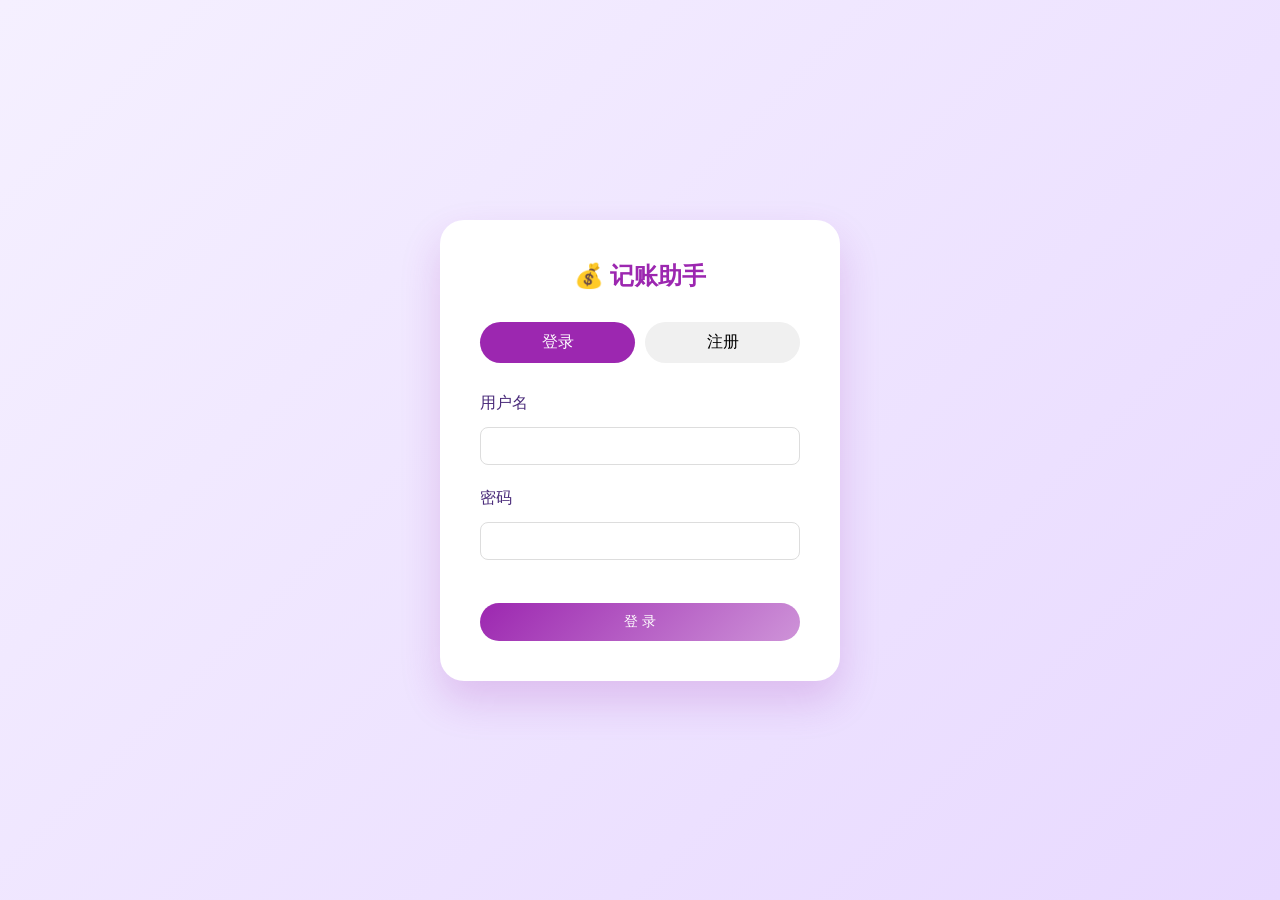
<file: login.html>
<!DOCTYPE html>
<html lang="zh-CN">
<head>
    <meta charset="UTF-8">
    <meta name="viewport" content="width=device-width, initial-scale=1.0">
    <title>登录 - 记账助手</title>
    <link rel="stylesheet" href="style.css">
    <style>
        .login-container {
            min-height: 100vh;
            display: flex;
            justify-content: center;
            align-items: center;
            background: linear-gradient(135deg, #f5f0ff 0%, #e8d9ff 100%);
        }
        .login-card {
            background: white;
            border-radius: 24px;
            padding: 40px;
            width: 100%;
            max-width: 400px;
            box-shadow: 0 20px 40px rgba(156, 39, 176, 0.2);
        }
        .login-card h2 {
            text-align: center;
            color: #9c27b0;
            margin-bottom: 30px;
        }
        .tab-buttons {
            display: flex;
            gap: 10px;
            margin-bottom: 30px;
        }
        .tab-btn {
            flex: 1;
            padding: 10px;
            border: none;
            background: #f0f0f0;
            cursor: pointer;
            border-radius: 25px;
            font-size: 16px;
            transition: all 0.3s;
        }
        .tab-btn.active {
            background: #9c27b0;
            color: white;
        }
        .form-panel {
            display: none;
        }
        .form-panel.active {
            display: block;
        }
    </style>
</head>
<body>
    <div class="login-container">
        <div class="login-card">
            <h2>💰 记账助手</h2>
            
            <div class="tab-buttons">
                <button class="tab-btn active" onclick="switchTab('login')">登录</button>
                <button class="tab-btn" onclick="switchTab('register')">注册</button>
            </div>
            
            <!-- 登录表单 -->
            <div id="loginPanel" class="form-panel active">
                <form onsubmit="handleLogin(event)">
                    <div class="form-group">
                        <label>用户名</label>
                        <input type="text" id="loginUsername" required>
                    </div>
                    <div class="form-group">
                        <label>密码</label>
                        <input type="password" id="loginPassword" required>
                    </div>
                    <button type="submit" class="btn" style="width: 100%; margin-top: 20px;">登 录</button>
                </form>
            </div>
            
            <!-- 注册表单 -->
            <div id="registerPanel" class="form-panel">
                <form onsubmit="handleRegister(event)">
                    <div class="form-group">
                        <label>用户名</label>
                        <input type="text" id="regUsername" required>
                    </div>
                    <div class="form-group">
                        <label>密码</label>
                        <input type="password" id="regPassword" required>
                    </div>
                    <div class="form-group">
                        <label>邮箱（选填）</label>
                        <input type="email" id="regEmail">
                    </div>
                    <button type="submit" class="btn" style="width: 100%; margin-top: 20px;">注 册</button>
                </form>
            </div>
        </div>
    </div>
    
    <script src="script.js"></script>
    <script>
        function switchTab(tab) {
            const loginPanel = document.getElementById('loginPanel');
            const registerPanel = document.getElementById('registerPanel');
            const btns = document.querySelectorAll('.tab-btn');
            
            if (tab === 'login') {
                loginPanel.classList.add('active');
                registerPanel.classList.remove('active');
                btns[0].classList.add('active');
                btns[1].classList.remove('active');
            } else {
                loginPanel.classList.remove('active');
                registerPanel.classList.add('active');
                btns[0].classList.remove('active');
                btns[1].classList.add('active');
            }
        }
        
        async function handleLogin(event) {
            event.preventDefault();
            const username = document.getElementById('loginUsername').value;
            const password = document.getElementById('loginPassword').value;
            
            const result = await login(username, password);
            if (result.code === 200) {
                showMessage('登录成功！');
                setTimeout(() => {
                    window.location.href = 'index.html';
                }, 1000);
            } else {
                showMessage(result.message || '登录失败', true);
            }
        }
        
        async function handleRegister(event) {
            event.preventDefault();
            const username = document.getElementById('regUsername').value;
            const password = document.getElementById('regPassword').value;
            const email = document.getElementById('regEmail').value;
            
            const result = await register(username, password, email);
            if (result.code === 201) {
                showMessage('注册成功！请登录');
                switchTab('login');
                document.getElementById('loginUsername').value = username;
                document.getElementById('regUsername').value = '';
                document.getElementById('regPassword').value = '';
                document.getElementById('regEmail').value = '';
            } else {
                showMessage(result.message || '注册失败', true);
            }
        }
        
        // 如果已登录，直接跳转
        if (isLoggedIn()) {
            window.location.href = 'index.html';
        }
    </script>
</body>
</html>
</file>
<file: style.css>
/* 全局样式 - 淡紫色主题 */
* {
    margin: 0;
    padding: 0;
    box-sizing: border-box;
}

body {
    font-family: 'Segoe UI', Tahoma, Geneva, Verdana, sans-serif;
    background: linear-gradient(135deg, #f5f0ff 0%, #e8d9ff 100%);
    min-height: 100vh;
    color: #4a2b7a;
}

/* 导航栏 */
.nav-bar {
    background: linear-gradient(90deg, #9c27b0, #ce93d8);
    padding: 15px 30px;
    display: flex;
    justify-content: space-between;
    align-items: center;
    box-shadow: 0 2px 10px rgba(156, 39, 176, 0.3);
}

.nav-bar h1 {
    color: white;
    font-size: 1.5rem;
}

.nav-links {
    display: flex;
    gap: 20px;
}

.nav-links a {
    color: white;
    text-decoration: none;
    padding: 8px 16px;
    border-radius: 20px;
    transition: background 0.3s;
}

.nav-links a:hover {
    background: rgba(255, 255, 255, 0.2);
}

.nav-links a.active {
    background: white;
    color: #9c27b0;
}

/* 容器 */
.container {
    max-width: 1200px;
    margin: 0 auto;
    padding: 20px;
}

/* 卡片样式 */
.card {
    background: white;
    border-radius: 16px;
    padding: 20px;
    margin-bottom: 20px;
    box-shadow: 0 4px 12px rgba(156, 39, 176, 0.1);
    transition: transform 0.2s, box-shadow 0.2s;
}

.card:hover {
    transform: translateY(-2px);
    box-shadow: 0 8px 20px rgba(156, 39, 176, 0.15);
}

/* 按钮 */
.btn {
    background: linear-gradient(135deg, #9c27b0, #ce93d8);
    color: white;
    border: none;
    padding: 10px 24px;
    border-radius: 25px;
    cursor: pointer;
    font-size: 14px;
    transition: all 0.3s;
}

.btn:hover {
    transform: scale(1.05);
    opacity: 0.9;
}

.btn-outline {
    background: transparent;
    border: 1px solid #9c27b0;
    color: #9c27b0;
}

.btn-outline:hover {
    background: #9c27b0;
    color: white;
}

.btn-danger {
    background: linear-gradient(135deg, #f44336, #ef9a9a);
}

/* 表单 */
input, select, textarea {
    width: 100%;
    padding: 10px 15px;
    margin: 8px 0;
    border: 1px solid #ddd;
    border-radius: 8px;
    font-size: 14px;
    transition: border 0.3s;
}

input:focus, select:focus, textarea:focus {
    outline: none;
    border-color: #9c27b0;
    box-shadow: 0 0 5px rgba(156, 39, 176, 0.3);
}

/* 表单组 */
.form-group {
    margin-bottom: 15px;
}

.form-group label {
    display: block;
    margin-bottom: 5px;
    font-weight: 500;
    color: #4a2b7a;
}

/* 账单列表项 */
.bill-item {
    display: flex;
    justify-content: space-between;
    align-items: center;
    padding: 12px 0;
    border-bottom: 1px solid #eee;
}

.bill-item:last-child {
    border-bottom: none;
}

.bill-info {
    display: flex;
    align-items: center;
    gap: 15px;
}

.bill-category {
    font-size: 1.5rem;
}

.bill-name {
    font-weight: 500;
}

.bill-date {
    font-size: 0.8rem;
    color: #888;
}

.bill-amount-expense {
    font-weight: bold;
    color: #f44336;
}

.bill-amount-income {
    font-weight: bold;
    color: #4caf50;
}

.bill-actions {
    display: flex;
    gap: 10px;
}

.bill-actions button {
    background: none;
    border: none;
    cursor: pointer;
    font-size: 1.2rem;
}

/* 统计数据卡片 */
.stats-grid {
    display: grid;
    grid-template-columns: repeat(auto-fit, minmax(200px, 1fr));
    gap: 20px;
    margin-bottom: 30px;
}

.stat-card {
    background: white;
    border-radius: 16px;
    padding: 20px;
    text-align: center;
    box-shadow: 0 4px 12px rgba(156, 39, 176, 0.1);
}

.stat-card h3 {
    font-size: 0.9rem;
    color: #888;
    margin-bottom: 10px;
}

.stat-card .value {
    font-size: 1.8rem;
    font-weight: bold;
    color: #9c27b0;
}

.stat-card .income {
    color: #4caf50;
}

.stat-card .expense {
    color: #f44336;
}

/* 图表容器 */
.chart-container {
    background: white;
    border-radius: 16px;
    padding: 20px;
    margin-bottom: 20px;
    box-shadow: 0 4px 12px rgba(156, 39, 176, 0.1);
}

.chart-box {
    height: 300px;
}

/* 筛选栏 */
.filter-bar {
    display: flex;
    gap: 15px;
    margin-bottom: 20px;
    flex-wrap: wrap;
    align-items: flex-end;
}

.filter-bar .form-group {
    margin-bottom: 0;
    min-width: 150px;
}

/* 模态框 */
.modal {
    display: none;
    position: fixed;
    top: 0;
    left: 0;
    width: 100%;
    height: 100%;
    background: rgba(0,0,0,0.5);
    justify-content: center;
    align-items: center;
    z-index: 1000;
}

.modal.active {
    display: flex;
}

.modal-content {
    background: white;
    border-radius: 16px;
    padding: 30px;
    width: 90%;
    max-width: 500px;
    max-height: 80vh;
    overflow-y: auto;
}

.modal-header {
    display: flex;
    justify-content: space-between;
    align-items: center;
    margin-bottom: 20px;
}

.modal-header h3 {
    color: #4a2b7a;
}

.close-btn {
    background: none;
    border: none;
    font-size: 1.5rem;
    cursor: pointer;
    color: #888;
}

/* 消息提示 */
.toast {
    position: fixed;
    bottom: 30px;
    left: 50%;
    transform: translateX(-50%);
    background: #333;
    color: white;
    padding: 10px 20px;
    border-radius: 8px;
    z-index: 1100;
    animation: fadeInOut 2s ease;
}

@keyframes fadeInOut {
    0% { opacity: 0; transform: translateX(-50%) translateY(20px); }
    15% { opacity: 1; transform: translateX(-50%) translateY(0); }
    85% { opacity: 1; transform: translateX(-50%) translateY(0); }
    100% { opacity: 0; transform: translateX(-50%) translateY(20px); }
}
</file>
<file: frontend/style.css>
/* 全局样式 - 淡紫色主题 */
* {
    margin: 0;
    padding: 0;
    box-sizing: border-box;
}

body {
    font-family: 'Segoe UI', Tahoma, Geneva, Verdana, sans-serif;
    background: linear-gradient(135deg, #f5f0ff 0%, #e8d9ff 100%);
    min-height: 100vh;
    color: #4a2b7a;
}

/* 导航栏 */
.nav-bar {
    background: linear-gradient(90deg, #9c27b0, #ce93d8);
    padding: 15px 30px;
    display: flex;
    justify-content: space-between;
    align-items: center;
    box-shadow: 0 2px 10px rgba(156, 39, 176, 0.3);
}

.nav-bar h1 {
    color: white;
    font-size: 1.5rem;
}

.nav-links {
    display: flex;
    gap: 20px;
}

.nav-links a {
    color: white;
    text-decoration: none;
    padding: 8px 16px;
    border-radius: 20px;
    transition: background 0.3s;
}

.nav-links a:hover {
    background: rgba(255, 255, 255, 0.2);
}

.nav-links a.active {
    background: white;
    color: #9c27b0;
}

/* 容器 */
.container {
    max-width: 1200px;
    margin: 0 auto;
    padding: 20px;
}

/* 卡片样式 */
.card {
    background: white;
    border-radius: 16px;
    padding: 20px;
    margin-bottom: 20px;
    box-shadow: 0 4px 12px rgba(156, 39, 176, 0.1);
    transition: transform 0.2s, box-shadow 0.2s;
}

.card:hover {
    transform: translateY(-2px);
    box-shadow: 0 8px 20px rgba(156, 39, 176, 0.15);
}

/* 按钮 */
.btn {
    background: linear-gradient(135deg, #9c27b0, #ce93d8);
    color: white;
    border: none;
    padding: 10px 24px;
    border-radius: 25px;
    cursor: pointer;
    font-size: 14px;
    transition: all 0.3s;
}

.btn:hover {
    transform: scale(1.05);
    opacity: 0.9;
}

.btn-outline {
    background: transparent;
    border: 1px solid #9c27b0;
    color: #9c27b0;
}

.btn-outline:hover {
    background: #9c27b0;
    color: white;
}

.btn-danger {
    background: linear-gradient(135deg, #f44336, #ef9a9a);
}

/* 表单 */
input, select, textarea {
    width: 100%;
    padding: 10px 15px;
    margin: 8px 0;
    border: 1px solid #ddd;
    border-radius: 8px;
    font-size: 14px;
    transition: border 0.3s;
}

input:focus, select:focus, textarea:focus {
    outline: none;
    border-color: #9c27b0;
    box-shadow: 0 0 5px rgba(156, 39, 176, 0.3);
}

/* 表单组 */
.form-group {
    margin-bottom: 15px;
}

.form-group label {
    display: block;
    margin-bottom: 5px;
    font-weight: 500;
    color: #4a2b7a;
}

/* 账单列表项 */
.bill-item {
    display: flex;
    justify-content: space-between;
    align-items: center;
    padding: 12px 0;
    border-bottom: 1px solid #eee;
}

.bill-item:last-child {
    border-bottom: none;
}

.bill-info {
    display: flex;
    align-items: center;
    gap: 15px;
}

.bill-category {
    font-size: 1.5rem;
}

.bill-name {
    font-weight: 500;
}

.bill-date {
    font-size: 0.8rem;
    color: #888;
}

.bill-amount-expense {
    font-weight: bold;
    color: #f44336;
}

.bill-amount-income {
    font-weight: bold;
    color: #4caf50;
}

.bill-actions {
    display: flex;
    gap: 10px;
}

.bill-actions button {
    background: none;
    border: none;
    cursor: pointer;
    font-size: 1.2rem;
}

/* 统计数据卡片 */
.stats-grid {
    display: grid;
    grid-template-columns: repeat(auto-fit, minmax(200px, 1fr));
    gap: 20px;
    margin-bottom: 30px;
}

.stat-card {
    background: white;
    border-radius: 16px;
    padding: 20px;
    text-align: center;
    box-shadow: 0 4px 12px rgba(156, 39, 176, 0.1);
}

.stat-card h3 {
    font-size: 0.9rem;
    color: #888;
    margin-bottom: 10px;
}

.stat-card .value {
    font-size: 1.8rem;
    font-weight: bold;
    color: #9c27b0;
}

.stat-card .income {
    color: #4caf50;
}

.stat-card .expense {
    color: #f44336;
}

/* 图表容器 */
.chart-container {
    background: white;
    border-radius: 16px;
    padding: 20px;
    margin-bottom: 20px;
    box-shadow: 0 4px 12px rgba(156, 39, 176, 0.1);
}

.chart-box {
    height: 300px;
}

/* 筛选栏 */
.filter-bar {
    display: flex;
    gap: 15px;
    margin-bottom: 20px;
    flex-wrap: wrap;
    align-items: flex-end;
}

.filter-bar .form-group {
    margin-bottom: 0;
    min-width: 150px;
}

/* 模态框 */
.modal {
    display: none;
    position: fixed;
    top: 0;
    left: 0;
    width: 100%;
    height: 100%;
    background: rgba(0,0,0,0.5);
    justify-content: center;
    align-items: center;
    z-index: 1000;
}

.modal.active {
    display: flex;
}

.modal-content {
    background: white;
    border-radius: 16px;
    padding: 30px;
    width: 90%;
    max-width: 500px;
    max-height: 80vh;
    overflow-y: auto;
}

.modal-header {
    display: flex;
    justify-content: space-between;
    align-items: center;
    margin-bottom: 20px;
}

.modal-header h3 {
    color: #4a2b7a;
}

.close-btn {
    background: none;
    border: none;
    font-size: 1.5rem;
    cursor: pointer;
    color: #888;
}

/* 消息提示 */
.toast {
    position: fixed;
    bottom: 30px;
    left: 50%;
    transform: translateX(-50%);
    background: #333;
    color: white;
    padding: 10px 20px;
    border-radius: 8px;
    z-index: 1100;
    animation: fadeInOut 2s ease;
}

@keyframes fadeInOut {
    0% { opacity: 0; transform: translateX(-50%) translateY(20px); }
    15% { opacity: 1; transform: translateX(-50%) translateY(0); }
    85% { opacity: 1; transform: translateX(-50%) translateY(0); }
    100% { opacity: 0; transform: translateX(-50%) translateY(20px); }
}
</file>
